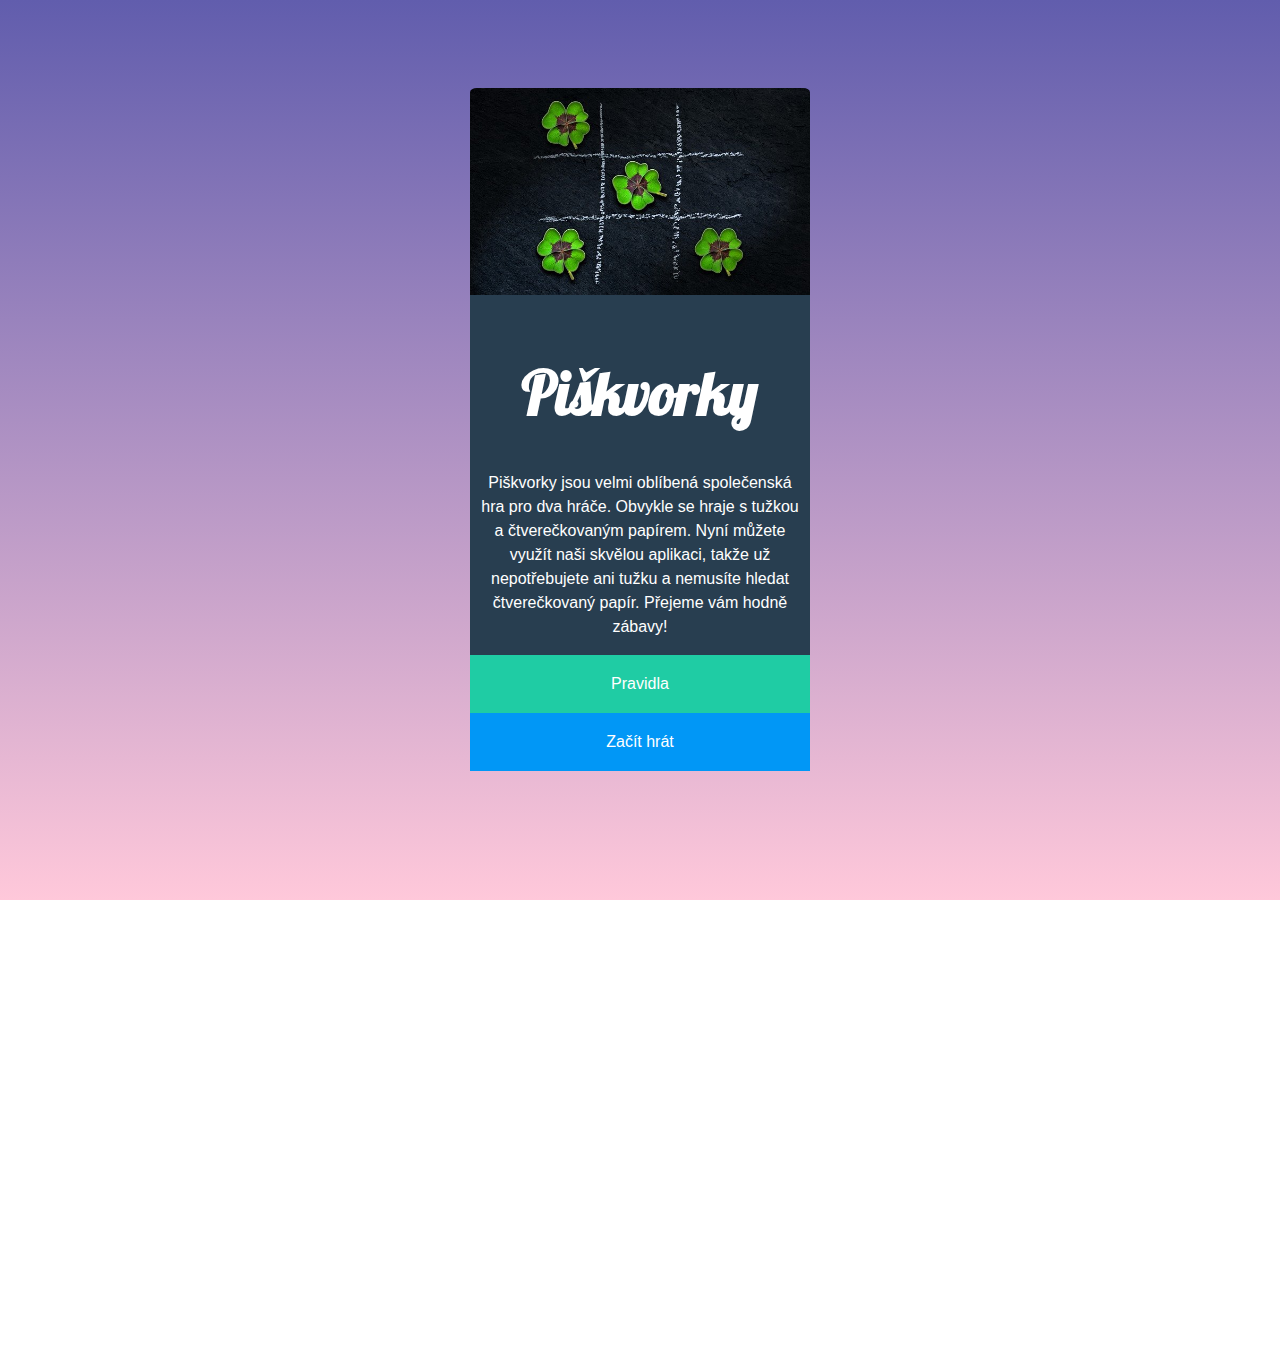
<file: index.html>
<!DOCTYPE html>
<html lang="en">
  <head>
    <meta charset="UTF-8" />
    <meta http-equiv="X-UA-Compatible" content="IE=edge" />
    <meta name="viewport" content="width=device-width, initial-scale=1.0" />
    <title>Piškvorky</title>
    <link rel="preconnect" href="https://fonts.gstatic.com" />
    <link
      href="https://fonts.googleapis.com/css2?family=Lobster&display=swap"
      rel="stylesheet"
    />
    <link rel="stylesheet" href="styly.css" />
  </head>
  <body>
        
    <!--Obrazek ctyrlistek-->
  <div class="uvod">
    <div class="obrazek">
      <img class="ctyrlistek" src="Obrazky/uvodni.jpg" alt="hrací plocha piškvorek"/>
    </div>

    <!--Popis hry-->
    <div class="formatboxu">
      <h1 class="nazevhry">Piškvorky</h1>
        <div class="ucelhry">
      <p>
        Piškvorky jsou velmi oblíbená společenská hra pro dva hráče. Obvykle se
        hraje s tužkou a čtverečkovaným papírem. Nyní můžete využít naši skvělou
        aplikaci, takže už nepotřebujete ani tužku a nemusíte hledat
        čtverečkovaný papír. Přejeme vám hodně zábavy!
      </p>
    </div>

    <!--Tlacitka-->
    <div class="button">
      <a href="pravidla.html"><button class="button_pravidla">Pravidla</button></a>
      <a href="hra.html"><button class="button_hrat">Začít hrát</button></a>
    </div>  
   </div>
  </body>
</html>
</file>
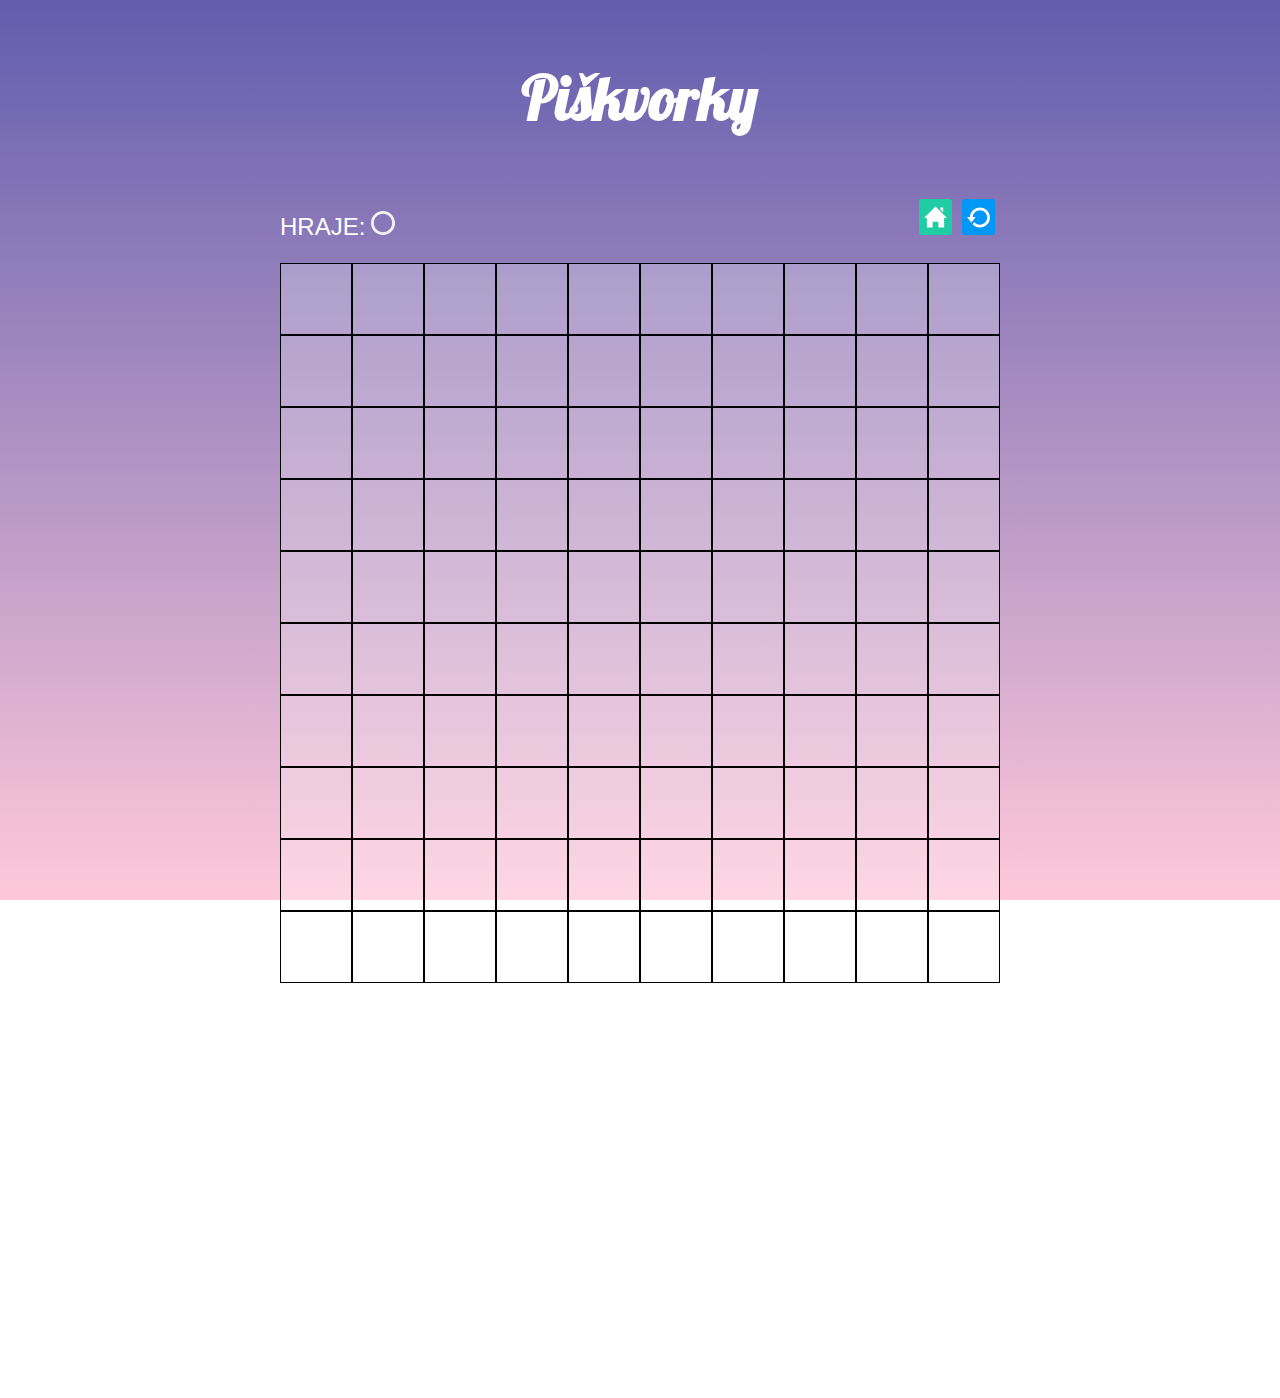
<file: hra.html>
<!DOCTYPE html>
<html lang="en">
  <head>
    <meta charset="UTF-8" />
    <meta http-equiv="X-UA-Compatible" content="IE=edge" />
    <meta name="viewport" content="width=device-width, initial-scale=1.0" />
    <link
      href="https://fonts.googleapis.com/css2?family=Lobster&display=swap"
      rel="stylesheet"
    />
    <link rel="stylesheet" href="styly.css" />
    <script src="index.js" defer></script>
    <title>Hra</title>
  </head>
  <body>
    <div class="kontejner">
      <h1>Piškvorky</h1>
      <div class="hrajeAikony">
        <div class="hrajeAKruh">
          <p class="odstavec">
            HRAJE:<img
              class="krouzek"
              src="Obrazky/krouzek.svg"
              alt="ikonka kolecko"
            />
          </p>
        </div>
        <div class="homeARestart">
          <a href="index.html"
            ><img class="domek" src="Obrazky/home.svg" alt="ikona zeleny dum"
          /></a>

          <a href="hra.html"
            ><img
              class="restart"
              src="Obrazky/restart.svg"
              alt="ikona restart hry"
          /></a>
        </div>
      </div>
      <div class="tlacitkaHerniPole">
        <div class="radek">
          <button class="ctverecek" type="button"></button>
          <button class="ctverecek" type="button"></button>
          <button class="ctverecek" type="button"></button>
          <button class="ctverecek" type="button"></button>
          <button class="ctverecek" type="button"></button>
          <button class="ctverecek" type="button"></button>
          <button class="ctverecek" type="button"></button>
          <button class="ctverecek" type="button"></button>
          <button class="ctverecek" type="button"></button>
          <button class="ctverecek" type="button"></button>
        </div>
        <div class="radek">
          <button class="ctverecek" type="button"></button>
          <button class="ctverecek" type="button"></button>
          <button class="ctverecek" type="button"></button>
          <button class="ctverecek" type="button"></button>
          <button class="ctverecek" type="button"></button>
          <button class="ctverecek" type="button"></button>
          <button class="ctverecek" type="button"></button>
          <button class="ctverecek" type="button"></button>
          <button class="ctverecek" type="button"></button>
          <button class="ctverecek" type="button"></button>
        </div>
        <div class="radek">
          <button class="ctverecek" type="button"></button>
          <button class="ctverecek" type="button"></button>
          <button class="ctverecek" type="button"></button>
          <button class="ctverecek" type="button"></button>
          <button class="ctverecek" type="button"></button>
          <button class="ctverecek" type="button"></button>
          <button class="ctverecek" type="button"></button>
          <button class="ctverecek" type="button"></button>
          <button class="ctverecek" type="button"></button>
          <button class="ctverecek" type="button"></button>
        </div>
        <div class="radek">
          <button class="ctverecek" type="button"></button>
          <button class="ctverecek" type="button"></button>
          <button class="ctverecek" type="button"></button>
          <button class="ctverecek" type="button"></button>
          <button class="ctverecek" type="button"></button>
          <button class="ctverecek" type="button"></button>
          <button class="ctverecek" type="button"></button>
          <button class="ctverecek" type="button"></button>
          <button class="ctverecek" type="button"></button>
          <button class="ctverecek" type="button"></button>
        </div>
        <div class="radek">
          <button class="ctverecek" type="button"></button>
          <button class="ctverecek" type="button"></button>
          <button class="ctverecek" type="button"></button>
          <button class="ctverecek" type="button"></button>
          <button class="ctverecek" type="button"></button>
          <button class="ctverecek" type="button"></button>
          <button class="ctverecek" type="button"></button>
          <button class="ctverecek" type="button"></button>
          <button class="ctverecek" type="button"></button>
          <button class="ctverecek" type="button"></button>
        </div>
        <div class="radek">
          <button class="ctverecek" type="button"></button>
          <button class="ctverecek" type="button"></button>
          <button class="ctverecek" type="button"></button>
          <button class="ctverecek" type="button"></button>
          <button class="ctverecek" type="button"></button>
          <button class="ctverecek" type="button"></button>
          <button class="ctverecek" type="button"></button>
          <button class="ctverecek" type="button"></button>
          <button class="ctverecek" type="button"></button>
          <button class="ctverecek" type="button"></button>
        </div>
        <div class="radek">
          <button class="ctverecek" type="button"></button>
          <button class="ctverecek" type="button"></button>
          <button class="ctverecek" type="button"></button>
          <button class="ctverecek" type="button"></button>
          <button class="ctverecek" type="button"></button>
          <button class="ctverecek" type="button"></button>
          <button class="ctverecek" type="button"></button>
          <button class="ctverecek" type="button"></button>
          <button class="ctverecek" type="button"></button>
          <button class="ctverecek" type="button"></button>
        </div>
        <div class="radek">
          <button class="ctverecek" type="button"></button>
          <button class="ctverecek" type="button"></button>
          <button class="ctverecek" type="button"></button>
          <button class="ctverecek" type="button"></button>
          <button class="ctverecek" type="button"></button>
          <button class="ctverecek" type="button"></button>
          <button class="ctverecek" type="button"></button>
          <button class="ctverecek" type="button"></button>
          <button class="ctverecek" type="button"></button>
          <button class="ctverecek" type="button"></button>
        </div>
        <div class="radek">
          <button class="ctverecek" type="button"></button>
          <button class="ctverecek" type="button"></button>
          <button class="ctverecek" type="button"></button>
          <button class="ctverecek" type="button"></button>
          <button class="ctverecek" type="button"></button>
          <button class="ctverecek" type="button"></button>
          <button class="ctverecek" type="button"></button>
          <button class="ctverecek" type="button"></button>
          <button class="ctverecek" type="button"></button>
          <button class="ctverecek" type="button"></button>
        </div>
        <div class="radek">
          <button class="ctverecek" type="button"></button>
          <button class="ctverecek" type="button"></button>
          <button class="ctverecek" type="button"></button>
          <button class="ctverecek" type="button"></button>
          <button class="ctverecek" type="button"></button>
          <button class="ctverecek" type="button"></button>
          <button class="ctverecek" type="button"></button>
          <button class="ctverecek" type="button"></button>
          <button class="ctverecek" type="button"></button>
          <button class="ctverecek" type="button"></button>
        </div>
      </div>
    </div>
  </body>
</html>
</file>
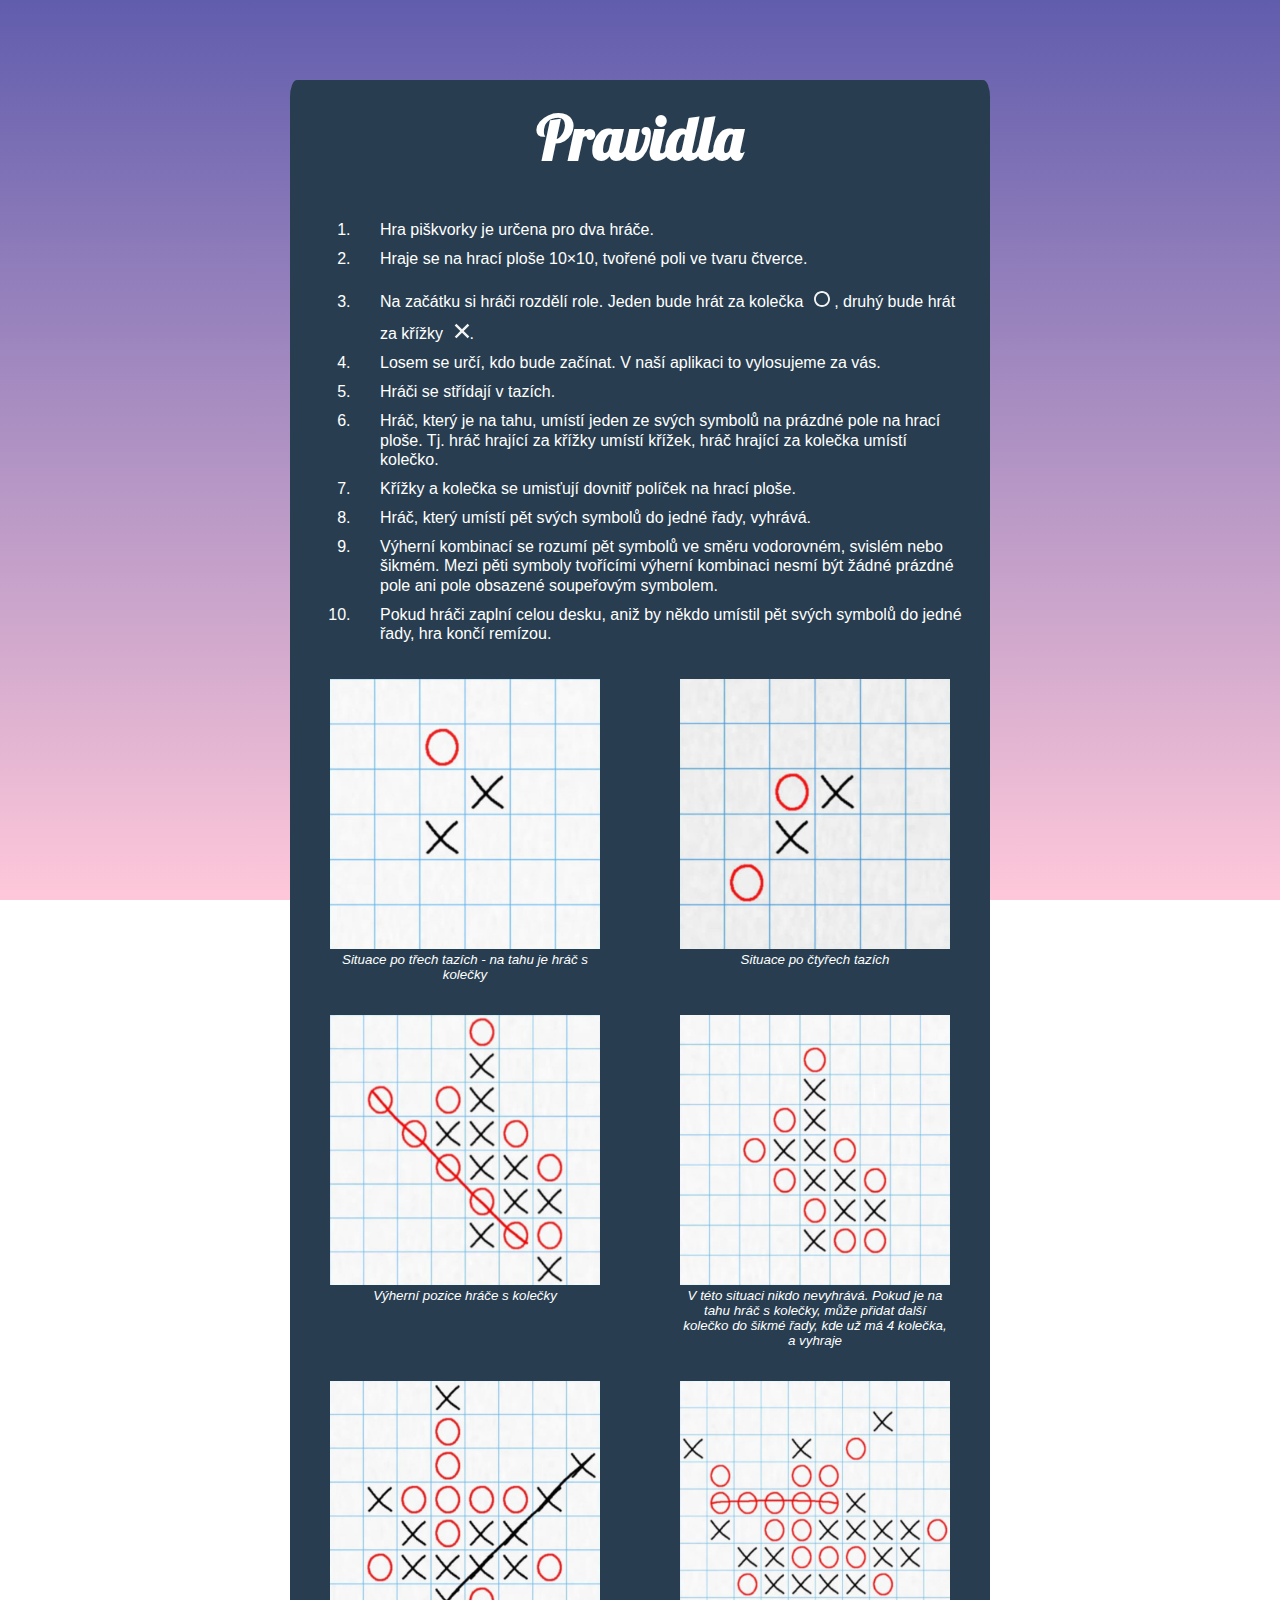
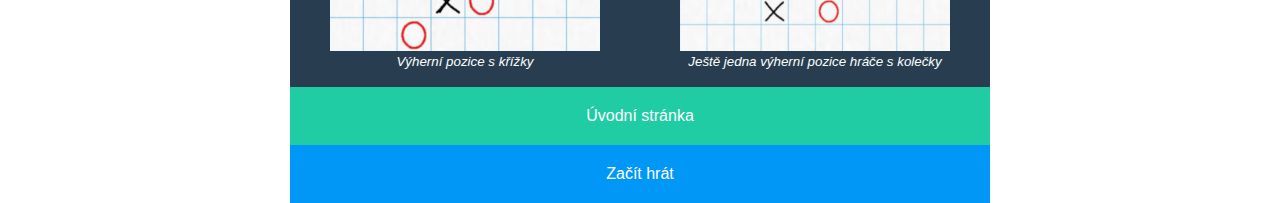
<file: pravidla.html>
<!DOCTYPE html>
<html lang="en">
  <head>
    <meta charset="UTF-8" />
    <meta http-equiv="X-UA-Compatible" content="IE=edge" />
    <meta name="viewport" content="width=device-width, initial-scale=1.0" />
    <link
      href="https://fonts.googleapis.com/css2?family=Lobster&display=swap"
      rel="stylesheet"
    />
    <link rel="stylesheet" href="styly.css" />
    <title>Pravidla hry</title>
  </head>
  <body class="body">
    <!--Oddil s textovym popisem hry-->
    <div class="pravidlaHry">
      <h1>Pravidla</h1>
      <ol class="textSeznamu">
        <li>Hra piškvorky je určena pro dva hráče.</li>
        <li>Hraje se na hrací ploše 10×10, tvořené poli ve tvaru čtverce.</li>
        <li>
          Na začátku si hráči rozdělí role. Jeden bude hrát za kolečka
          <img class="krouzek" src="Obrazky/krouzek.svg" alt="ikonka kolecko" />
          , druhý bude hrát za křížky
          <img class="krizek" src="Obrazky/krizek.svg" alt="ikonka krizek" />.
        </li>
        <li>
          Losem se určí, kdo bude začínat. V naší aplikaci to vylosujeme za vás.
        </li>
        <li>Hráči se střídají v tazích.</li>
        <li>
          Hráč, který je na tahu, umístí jeden ze svých symbolů na prázdné pole
          na hrací ploše. Tj. hráč hrající za křížky umístí křížek, hráč hrající
          za kolečka umístí kolečko.
        </li>
        <li>Křížky a kolečka se umisťují dovnitř políček na hrací ploše.</li>
        <li>Hráč, který umístí pět svých symbolů do jedné řady, vyhrává.</li>
        <li>
          Výherní kombinací se rozumí pět symbolů ve směru vodorovném, svislém
          nebo šikmém. Mezi pěti symboly tvořícími výherní kombinaci nesmí být
          žádné prázdné pole ani pole obsazené soupeřovým symbolem.
        </li>
        <li>
          Pokud hráči zaplní celou desku, aniž by někdo umístil pět svých
          symbolů do jedné řady, hra končí remízou.
        </li>
      </ol>

      <!--Oddil s obrazky-->
      <div class="kontejnerObrazky">
        <div class="vlozeneObrazky">
          <figure class="uzkyPruh">
            <img
              class="obrazkyHraciPole"
              src="Obrazky/instructions-01.jpg"
              alt="Situace po 3 tazich"
            />
            <figcaption class="textPodHracimPolem">
              Situace po třech tazích - na tahu je hráč s kolečky
            </figcaption>
          </figure>
        </div>
        <div class="vlozeneObrazky">
          <figure class="uzkyPruh">
            <img
              class="obrazkyHraciPole"
              src="Obrazky/instructions-02.jpg"
              alt="Situace po 4 tazich"
            />
            <figcaption class="textPodHracimPolem">
              Situace po čtyřech tazích
            </figcaption>
          </figure>
        </div>
        <div class="vlozeneObrazky">
        <figure class="uzkyPruh">
          <img
            class="obrazkyHraciPole"
            src="Obrazky/instructions-03.jpg"
            alt="Vyherni situace s kolecky"
          />
          <figcaption class="textPodHracimPolem">
            Výherní pozice hráče s kolečky
          </figcaption>
        </figure>
        </div>
        <div class="vlozeneObrazky">
          <figure class="uzkyPruh">
        <img
          class="obrazkyHraciPole"
          src="Obrazky/instructions-04.jpg"
          alt="Situace nikdo nevyhrava"
        />
        <figcaption class="textPodHracimPolem">
          V této situaci nikdo nevyhrává. Pokud je na tahu hráč s kolečky, může
          přidat další kolečko do šikmé řady, kde už má 4 kolečka, a vyhraje
        </figcaption>
      </figure>
      </div>
      <div class="vlozeneObrazky">
      <figure class="uzkyPruh">
        <img
          class="obrazkyHraciPole"
          src="Obrazky/instructions-05.jpg"
          alt="Vyherni pozice s krizky"
        />
        <figcaption class="textPodHracimPolem">
          Výherní pozice s křížky
        </figcaption>
        </figure>
      </div>
      <div class="vlozeneObrazky">
      <figure class="uzkyPruh">
        <img
          class="obrazkyHraciPole"
          src="Obrazky/instructions-06.jpg"
          alt="Vyherni pozice s kolecky - druha moznost"
        />
        <figcaption class="textPodHracimPolem">
          Ještě jedna výherní pozice hráče s kolečky
        </figcaption>
      </figure>
      </div>

      <!--Tlacitka-->
      <div class="button">
        <a href="index.html"
          ><button class="button_pravidla">Úvodní stránka</button></a
        >
        <a href="hra.html"
          ><button class="button_hrat">Začít hrát</button></a
        >
      </div>
    </div>
  </body>
</html>
</file>
<file: styly.css>
* {
  box-sizing: border-box;
}

body {
  background: linear-gradient(#615dad, #ffc8da);
  background-repeat: no-repeat;
  background-size: cover;
  background-attachment: fixed;
  height: 150vh;
}
.uvod {
  display: flex;
  flex-direction: column;
}

.formatboxu {
  background-color: #283e50;
  margin: 0 auto;
  width: 340px;
}
h1,
.nazevhry {
  font-family: 'Lobster', cursive;
  font-size: 60px;
  text-align: center;
  color: #ffffff;
  padding-top: 20px;
}

.ucelhry {
  color: #ffffff;
  text-align: center;
  font-size: 16px;
  font-family: Arial, Helvetica, sans-serif;
  line-height: 1.5;
  margin-left: 10px;
  margin-right: 10px;
}
.obrazek {
  margin-left: auto;
  margin-right: auto;
  margin-top: 80px;
}
.ctyrlistek {
  width: 340px;
  border-top-left-radius: 2%;
  border-top-right-radius: 2%;
  padding: 0px 0px;
  display: block;
}
.button {
  border: none;
  padding: 0px 0px;
  text-align: center;
  display: block;
  text-decoration: none;
}
.button_pravidla,
.button_hrat {
  border: none;
  color: #ffffff;
  padding: 20px 80px;
  font-size: 16px;
  width: 340px;
  max-width: 100%;
  cursor: pointer;
}
.button_pravidla {
  background-color: #1fcca4;
}
.button_pravidla:hover {
  background-color: #1cbb96;
}
.button_hrat {
  background-color: #0197f6;
}
.button_hrat:hover {
  background-color: #0090e9;
}

/*druha cast ukolu*/
.pravidlaHry {
  background-color: #283e50;
  width: 340px;
  margin: 80px auto;
  border-top-left-radius: 1%;
  border-top-right-radius: 1%;
}
li {
  font-family: Arial, Helvetica, sans-serif;
  color: #ffffff;
  line-height: 1.2;
  padding: 5px 25px;
  margin-left: 25px;
}

.krouzek,
.krizek {
  width: 1em;
  height: 1em;
  filter: invert(95%);
  margin-top: 12px;
  margin-left: 6px;
}
.obrazkyHraciPole {
  max-width: 500px;
  width: 100%;
}
.uzkyPruh {
  display: flex;
  flex-flow: column;
  padding: 15px;
  max-width: 300px;
  margin: auto;
}
.textPodHracimPolem {
  background-color: #283e50;
  color: #ffffff;
  font: italic smaller sans-serif;
  padding: 3px;
  text-align: center;
}

img {
  width: 100%;
}
@media (min-width: 500px) {
  .kontejnerObrazky {
    display: flex;
    flex-wrap: wrap;
    align-content: space-between;
  }
  .vlozeneObrazky {
    width: 50%;
  }
  .pravidlaHry {
    background-color: #283e50;
    width: 600px;
    margin: 80px auto;
  }
  .button_pravidla,
  .button_hrat {
    border: none;
    color: #ffffff;
    padding: 20px 80px;
    font-size: 16px;
    width: 600px;
    cursor: pointer;
  }
}
@media (min-width: 800px) {
  .vlozeneObrazky {
    width: 50%;
  }
  .pravidlaHry {
    background-color: #283e50;
    width: 700px;
    margin: 80px auto;
  }
  .button_pravidla,
  .button_hrat {
    border: none;
    color: #ffffff;
    padding: 20px 80px;
    font-size: 16px;
    width: 700px;
    cursor: pointer;
  }
}
/*treti cast ukolu*/
.kontejner {
  max-width: 80vmin;
  display: block;
  margin: auto;
}
.odstavec {
  font-family: Arial, Helvetica, sans-serif;
  color: #ffffff;
  line-height: 1;
  font-size: x-large;
}
.domek,
.restart {
  width: 33px;
  height: 36px;
  border-radius: 7%;
  margin: 5px;
  padding: 5px;
}
.hrajeAikony {
  display: flex;
  flex-wrap: wrap;
  justify-content: space-between;
  align-items: center;
  max-height: 80%;
}
.tlacitkaHerniPole {
  display: flex;
  flex-wrap: wrap;
}
.radek {
  width: 80vmin;
  height: 8vmin;
  display: flex;
}

.ctverecek {
  width: calc(100% / 5);
  border-width: 1.8px;
  border: 1px solid black;
  background-color: rgba(255, 255, 255, 0.26);
  cursor: pointer;
}
.ctverecek:hover {
  background-color: rgba(255, 255, 255, 0.5);
}

.tlacitkaHerniPole {
  display: flex;
  flex-wrap: wrap;
}

.domek {
  max-width: 100%;
  background-color: #1fcca4;
}
.domek:hover {
  background-color: #1cbb96;
}
.restart {
  max-width: 100%;
  background-color: #0197f6;
}
.restart:hover {
  background-color: #0090e9;
}
.homeARestart {
  display: flex;
}

.policko-kolecko {
  background-image: url(Obrazky/krouzek.svg);
  background-size: 70%;
  background-position: center;
  background-repeat: no-repeat;
}
.policko-krizek {
  background-image: url(Obrazky/krizek.svg);
  background-size: 70%;
  background-position: center;
  background-repeat: no-repeat;
}
</file>
